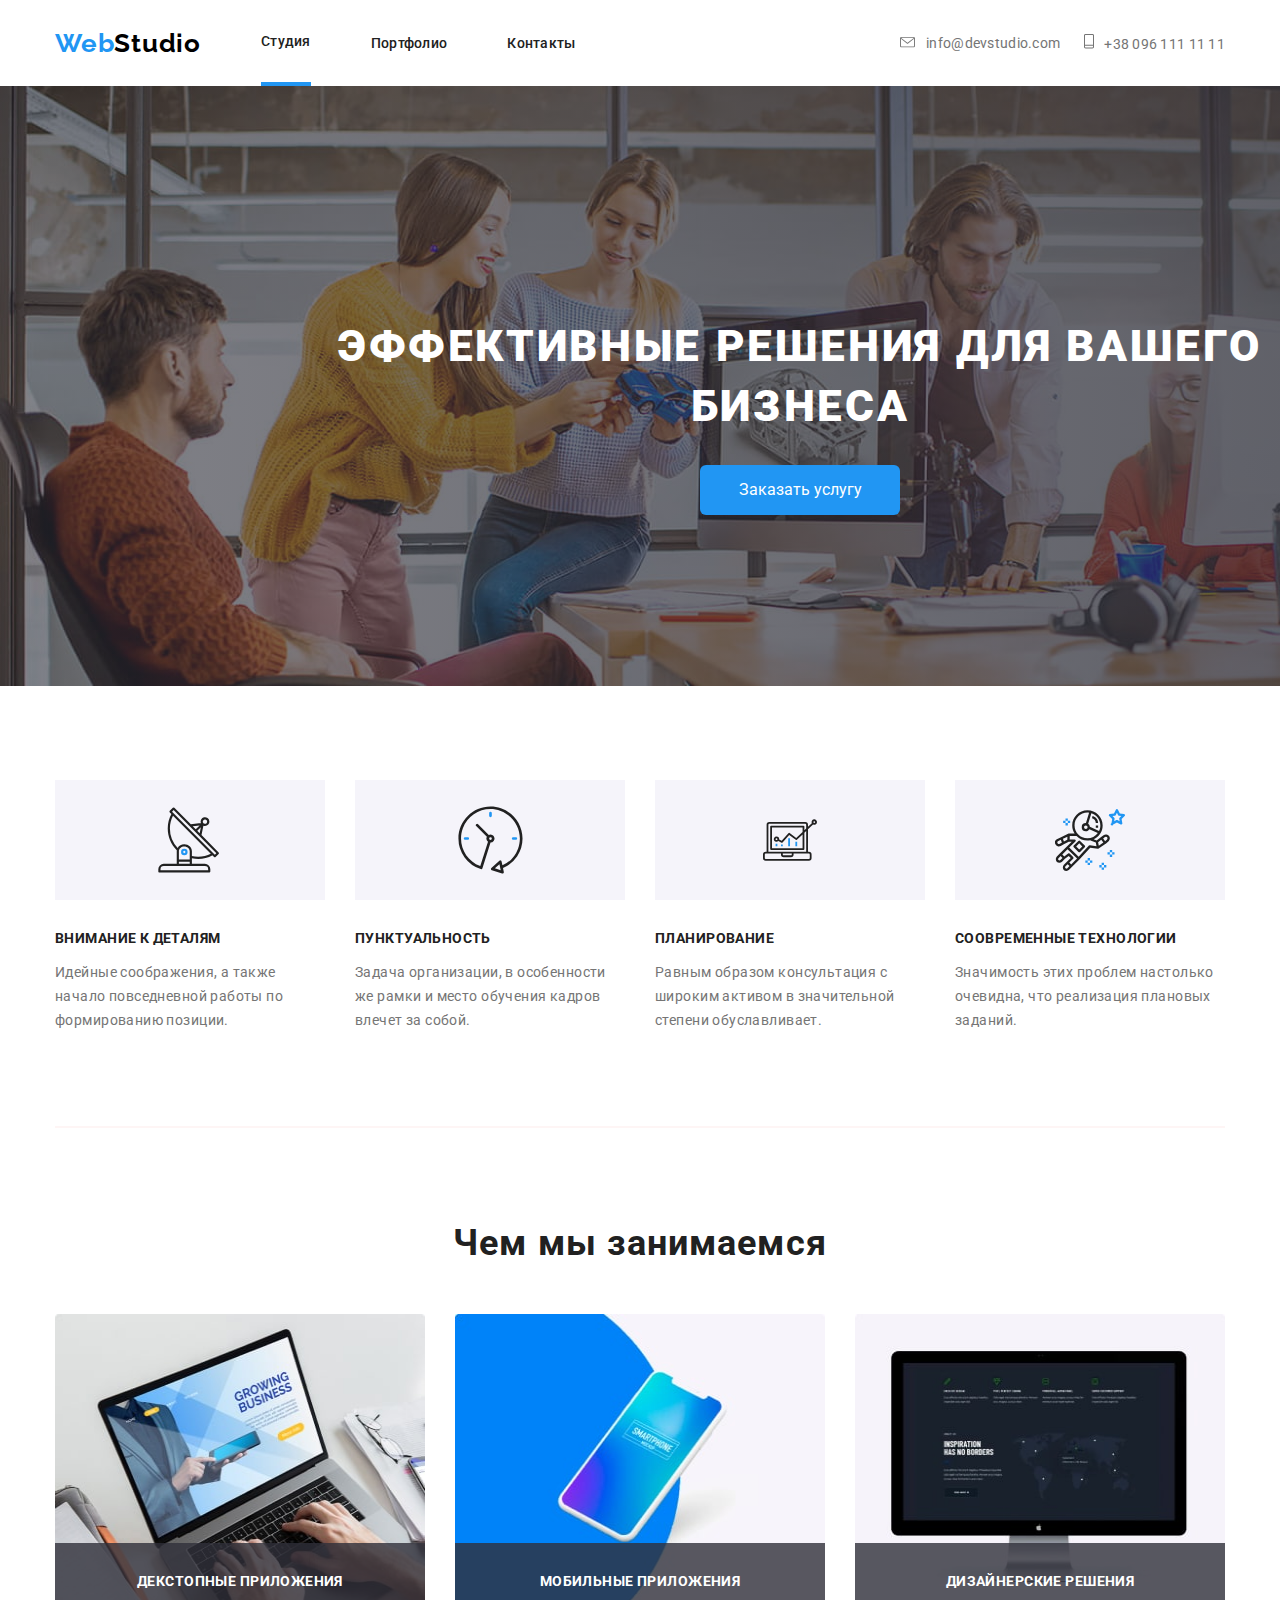
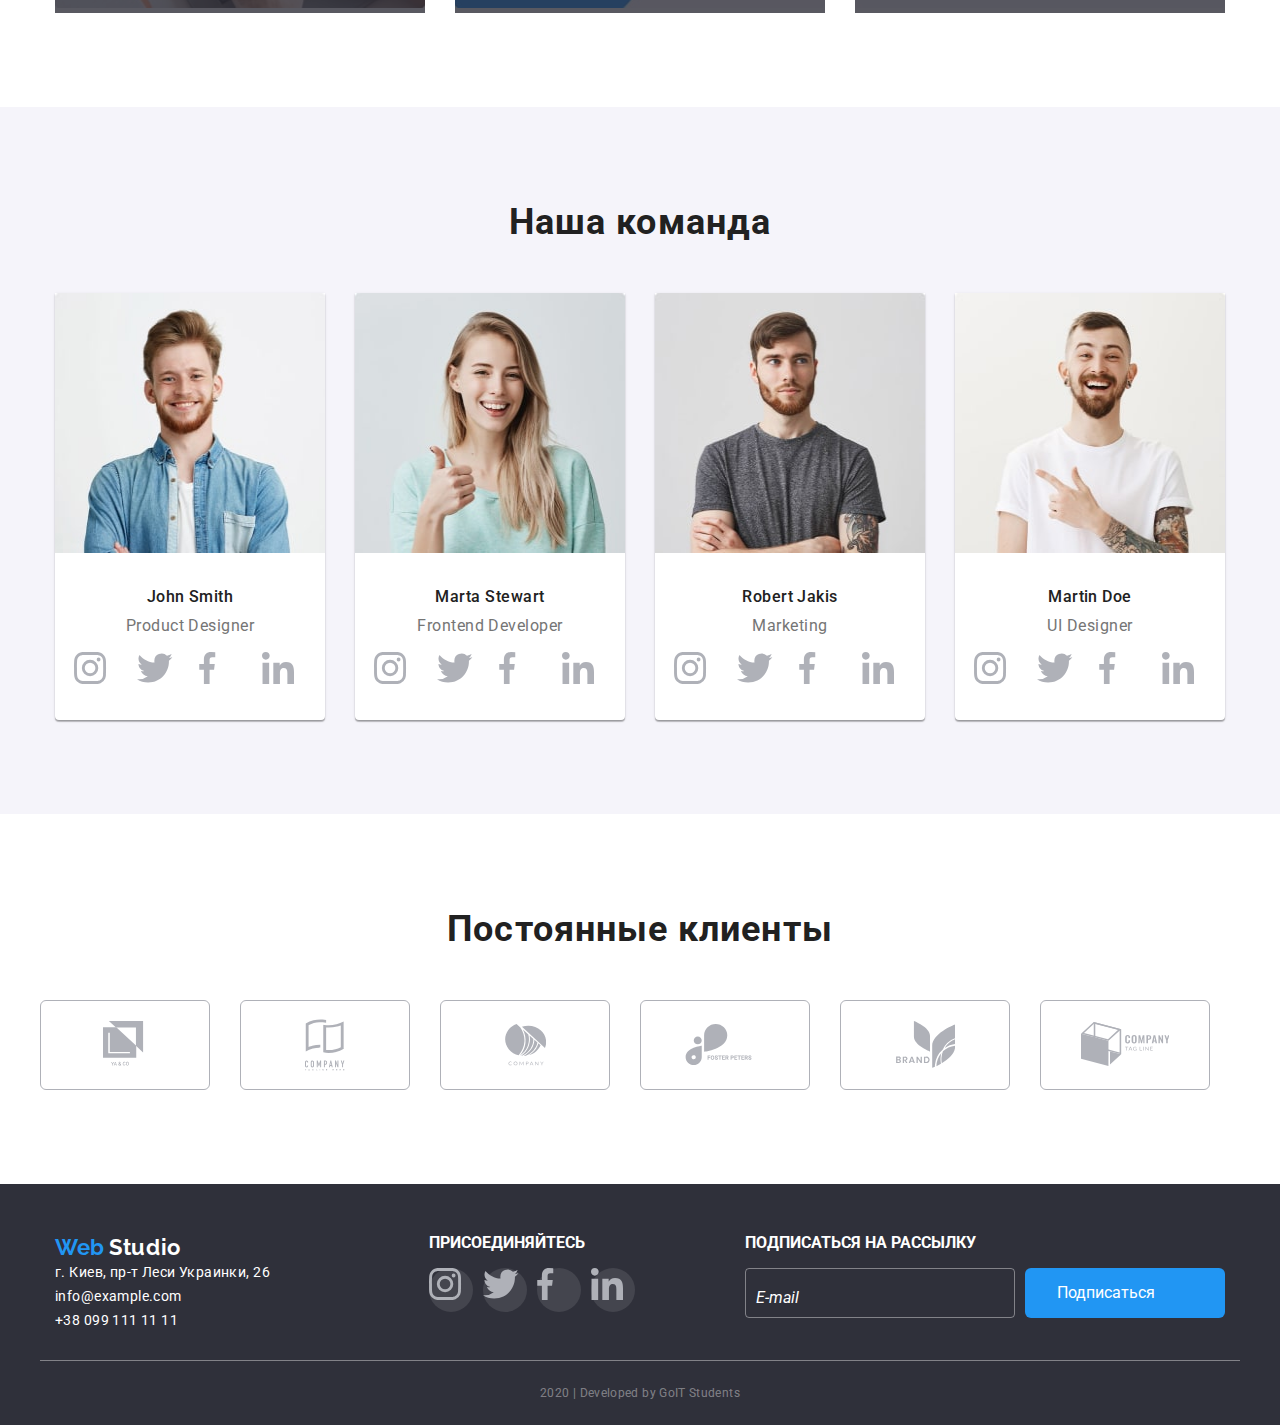
<file: index.html>
<!DOCTYPE html>
<html lang="ru">
  <head>
    <meta charset="UTF-8" />
    <meta name="viewport" content="width=device-width, initial-scale=1.0" />
    <title>Document</title>
    <link
      href="https://fonts.googleapis.com/css2?family=Roboto:ital,wght@0,700;1,400;1,500&display=swap"
      rel="stylesheet"
    />
    <link
      href="https://fonts.googleapis.com/css2?family=Raleway:wght@700&display=swap"
      rel="stylesheet"
    />
    <link rel="stylesheet" href="https://cdnjs.cloudflare.com/ajax/libs/modern-normalize/0.6.0/modern-normalize.min.css">
    <link rel="stylesheet" href="./CSS/styles.css" />
  </head>

  <body>
    <header class="header-site">
      <div class="container">
      <nav class=nav>
        <a href="index.html" class="logo-web">Web</a>
        <a href="index.html" class="logo-studio">Studio</a>
        <ul class="site-nav">
        <li class="site-nav-link current"><a href="index.html" >Студия</a></li>
          <li class="site-nav-link"><a href="./portfolio.html">Портфолио</a></li>
          <li class="site-nav-link"><a href="" class="link">Контакты</a></li>
        </ul>
      </nav>
      <ul class="adress-nav">
        <li class="item" >
          <div class="mail"><a  href="info@devstudio.com">info@devstudio.com</a></div>
        </li   >
          <li class="item">
            <div class="fone"><a  href="">+38 096 111 11 11</a></div>
        </li>
      </ul>
      </div>
          </header>
    <main>
      <!--Герой-->
      <div class="container-hero">
        <section class="hero-section">
          <h1 class="hero-haeding">эффективные решения для вашего бизнеса</h1>
          <a href="" class="button">Заказать услугу</a>
        </section>
      </div>
            <section class="advantages-section">
       <div class="container" >
          <h2 class="advantages-heading">Наши преимущества</h2>
        <ul class="advantages list">
          <li >
           <div class="advantages-element">
             <svg class="icon" width="65"
                height="70">
          <use class="fu" href="./images/sprite.svg#icon-Group-antenn" ></use>
                      </svg></div>
           <h3>ВНИМАНИЕ К ДЕТАЛЯМ</h3>
            <p>
              Идейные соображения, а также начало повседневной работы по
              формированию позиции.
            </p>
          </li>
          <li >
            <div class="advantages-element">
        <svg class="icon"  width="67"
                height="70">
  <use class="fu" href="./images/sprite.svg#icon-clock" ></use> 
</svg></div>
              <h3>ПУНКТУАЛЬНОСТЬ</h3>
            <p>
              Задача организации, в особенности же рамки и место обучения кадров
              влечет за собой.
            </p>
          </li>
          <li >
            <div class="advantages-element"><svg  class="icon" width="70"
                height="54">
              <use class="fu" href="./images/sprite.svg#icon-diagram"    ></use>
            </svg></div>
                      <h3>ПЛАНИРОВАНИЕ</h3>
            <p>
              Равным образом консультация с широким активом в значительной
              степени обуславливает.
            </p>
          </li>
          <li class="">
            <div class="advantages-element">
            
            <svg class="icon" width="70"
                height="70">
              <use class="fu" href="./images/sprite.svg#icon-astronaut"  ></use>
            </svg></div>
            <h3>СоОВРЕМЕННЫЕ ТЕХНОЛОГИИ</h3>
            <p>
              Значимость этих проблем настолько очевидна, что реализация
              плановых заданий.
            </p>
          </li>
        </ul>
      </div>
    </section>
      <section class="work-examples">
        <div class="container" >
        <h2>Чем мы занимаемся</h2>
        <ul class="exempleslist">
          <li class="element-list">
            <a href=""
              ><img
                src="./images/img1-min.jpg"
                alt="ноутбук"
                width="370"
                height="294"
              />
              <h3 class="examples-text">ДЕКСТОПНЫЕ ПРИЛОЖЕНИЯ</h3>
            </a>
          </li>
          <li class="element-list"></li>
            <a href=""><img
              src="./images/img2-min.jpg"
              alt="мобильный"
              width="370"
              height="294"/>
            
              <h3 class="examples-text">МОБИЛЬНЫЕ ПРИЛОЖЕНИЯ</h3>
            </a>
          </li>

          <li class="element-list"></li>
            <a href="">
              <img
              src="./images/img3-min.jpg"
              alt="монитор"
              width="370"
              height="294"/>
            
              <h3 class="examples-text">ДИЗАЙНЕРСКИЕ РЕШЕНИЯ</h3>
            </a>
          </li>
        </ul>
      </div>
      </section>
      <section class="team-section">
        <div class="container">
        <h2 class="team-heading">Наша команда</h2>
        <ul class="team-list">
          <li class="team-list-person">
            <img
              src="./images/foto1-min.jpg"
              alt="фото1"
              width="270"
              height="260"
            />
            <h3 class="name">John Smith</h3>
            <span class="profession"> Product Designer</span>
            <ul class="sociallink-list">
              <li class="">
                <a class="sociallink-element" href="" >
                    <svg class="social" width="20" height="20">
                      <use class="s" href="./images/sprite.svg#icon-instagram"  ></use> 
                    </svg>
                  </a>
              </li>
     <li>
                <a class="sociallink-element" href=""
                  ><svg class="social" width="20" height="16" >
                    <use href="./images/sprite.svg#icon-bird"  ></use>
                  </svg>
                </a>
              </li>
              <li>
                <a class="sociallink-element" href=""
                  ><svg class="social" width="10" height="20">
                    <use href="./images/sprite.svg#icon-fb"  ></use>
                  </svg>
                </a>
              </li>
              <li>
                <a class="sociallink-element" href=""
                  ><svg class="social" width="20" height="20">
                    <use href="./images/sprite.svg#icon-linkedin"   ></use>
                  </svg>
                </a>
              </li>
            </ul>
          </li>
          <li class="team-list-person">
            <img
              src="./images/foto2-min-1.jpg"
              alt="фото2"
              width="270"
              height="260"
            />
            <h3 class="name">Marta Stewart</h3>
            <span class="profession"> Frontend Developer</span>
            <ul class="sociallink-list">
            <li class="s">
              <a class="sociallink-element" href="">
                <svg class="social" width="20" height="20">
                  <use href="./images/sprite.svg#icon-instagram" ></use>
                </svg>
            </a>
            </li>
            <li>
              <a class="sociallink-element" href="">
                <svg class="social" width="20" height="16">
                  <use href="./images/sprite.svg#icon-bird" ></use>
                </svg>
              </a>
            </li>
            <li>
              <a class="sociallink-element" href="">
                <svg class="social" width="10" height="20">
                  <use href="./images/sprite.svg#icon-fb" ></use>
                </svg>
              </a>
            </li>
            <li>
              <a class="sociallink-element" href="">
                <svg class="social" width="20" height="20">
                  <use href="./images/sprite.svg#icon-linkedin" ></use>
                </svg>
              </a>
            </li>
            </ul>
            </li>

          <li class="team-list-person">
            <img
              src="./images/foto3-min.jpg"
              alt="фото3"
              width="270"
              height="260"
            />
            <h3 class="name">Robert Jakis</h3>
            <span class="profession">Marketing </span>
            <ul class="sociallink-list">
              <li class="s">
                <a class="sociallink-element" href="">
                  <svg class="social"  width="20" height="20">
                    <use href="./images/sprite.svg#icon-instagram"></use>
                  </svg>
              </a>
              </li>
              <li>
                <a class="sociallink-element" href="">
                  <svg class="social" width="20" height="16">
                    <use href="./images/sprite.svg#icon-bird" ></use>
                  </svg>
                </a>
              </li>
              <li>
                <a class="sociallink-element" href="">
                  <svg class="social" width="10" height="20">
                    <use href="./images/sprite.svg#icon-fb" ></use>
                  </svg>
                </a>
              </li>
              <li>
                <a class="sociallink-element" href="">
                  <svg class="social" width="20" height="20">
                    <use href="./images/sprite.svg#icon-linkedin" ></use>
                  </svg>
                </a>
              </li>
              </ul>
              </li>
          <li class="team-list-person">
            <img
              src="./images/foto4-min.jpg"
              alt="фото4"
              width="270"
              height="260"
            />
            <h3 class="name">Martin Doe</h3>
            <span class="profession"> UI Designer </span>
            <ul class="sociallink-list">
            <li class="s">
              <a class="sociallink-element" href="">
                <svg class="social" width="20" height="20">
                  <use href="./images/sprite.svg#icon-instagram" ></use>
                </svg>
            </a>
            </li>
            <li>
              <a class="sociallink-element" href="">
                <svg class="social" width="20px" height="16px">
                  <use href="./images/sprite.svg#icon-bird" ></use>
                </svg>
              </a>
            </li>
            <li>
              <a class="sociallink-element" href="">
                <svg class="social" width="10px" height="20px">
                  <use href="./images/sprite.svg#icon-fb" ></use>
                </svg>
              </a>
            </li>
            <li>
              <a class="sociallink-element" href="">
                <svg class="social" width="20px" height="20px">
                  <use href="./images/sprite.svg#icon-linkedin" ></use>
                </svg>
              </a>
            </li>
            </ul>
           </li>
        </ul>
        <div>
      </section>
      <section  class="client-section">
        <div class="container">
        <h2>Постоянные клиенты</h2>
        <ul class="client">
          <li class="element-client">
            <a class="klient-link" href=""
              ><svg class="icon"  width="44px" height="49px">
                <use href="./images/sprite.svg#icon-logo1"></use>
              </svg></a>
          </li>
          <li  class="element-client">
            <a class="klient-link" href=""
              ><svg class="icon"  width="40px" height="52px">
                <use href="./images/sprite.svg#icon-logo2" ></use>
              </svg></a>
          </li>
          <li class="element-client">
            <a class="klient-link" href=""
              ><svg class="icon"  width="41px" height="42px">
                <use href="./images/sprite.svg#icon-logo3" ></use>
              </svg></a>
          </li>
          <li class="element-client">
            <a class="klient-link" href=""
              ><svg class="icon"  width="80px" height="42px">
                <use href="./images/sprite.svg#icon-logo-4" ></use>
              </svg>
            </a>
          </li>
          <li class="element-client">
            <a class="klient-link" href=""
              ><svg class="icon"  width="59px" height="47px">
                <use href="./images/sprite.svg#icon-logo-5" ></use>
              </svg>
            </a>
          </li>
          <li class="element-client">
            <a class="klient-link" href=""
              ><svg class="icon"  width="88px" height="45px">
                <use href="./images/sprite.svg#icon-logo6" ></use>
              </svg>
            </a>
          </li>
        </ul>
        </div>
      </section>
    </main>
    <footer class="footer" >
      <div class="container">
        <div class="adress-container">
        <a href="index.html" class="logo-web"> <span>Web</span></a>
        <a href="index.html" class="logo-studio">
          <span>Studio</span>
        </a>
        <span class="contacts">
          г. Киев, пр-т Леси Украинки, 26
          <br class="email" />
          info@example.com <br class="telefone" />
          +38 099 111 11 11
        </span>
      </div>
      <div class="sociallink-container">
        <b>ПРИСОЕДИНЯЙТЕСЬ</b>
        <ul class="sociallink-end">
          <li class="sociallink-end-element">
            <a  class="link-end"  href="">
              <svg class="social" width="20" height="20">
                <use href="./images/sprite.svg#icon-instagram" ></use>
              </svg>
              </a>
          </li>
          <li class="sociallink-end-element">
            <a class="link-end" href=""
              ><svg class="social" width="20" height="16">
                <use href="./images/sprite.svg#icon-bird" ></use>
              </svg>
            </a>
          </li>
          <li class="sociallink-end-element">
            <a class="link-end" href=""
              ><svg class="social" width="10" height="20">
                <use href="./images/sprite.svg#icon-fb" ></use>
              </svg></a>
          </li>
          <li class="sociallink-end-element">
            <a class="link-end" href=""
              ><svg class="social" width="20" height="20">
                <use href="./images/sprite.svg#icon-linkedin"></use>
              </svg>
            </a>
          </li>
        </ul>
      </div>
      <div class="mailing-container">
        <b>ПОДПИСАТЬСЯ НА РАССЫЛКУ</b>
        <address class="email">E-mail</address>
        </div>
        <a class="button" href="">Подписаться</a>
          </div>
       <p class="end">2020 | Developed by GoIT Students</p>
           
    </footer>
  </body>
</html>
</file>
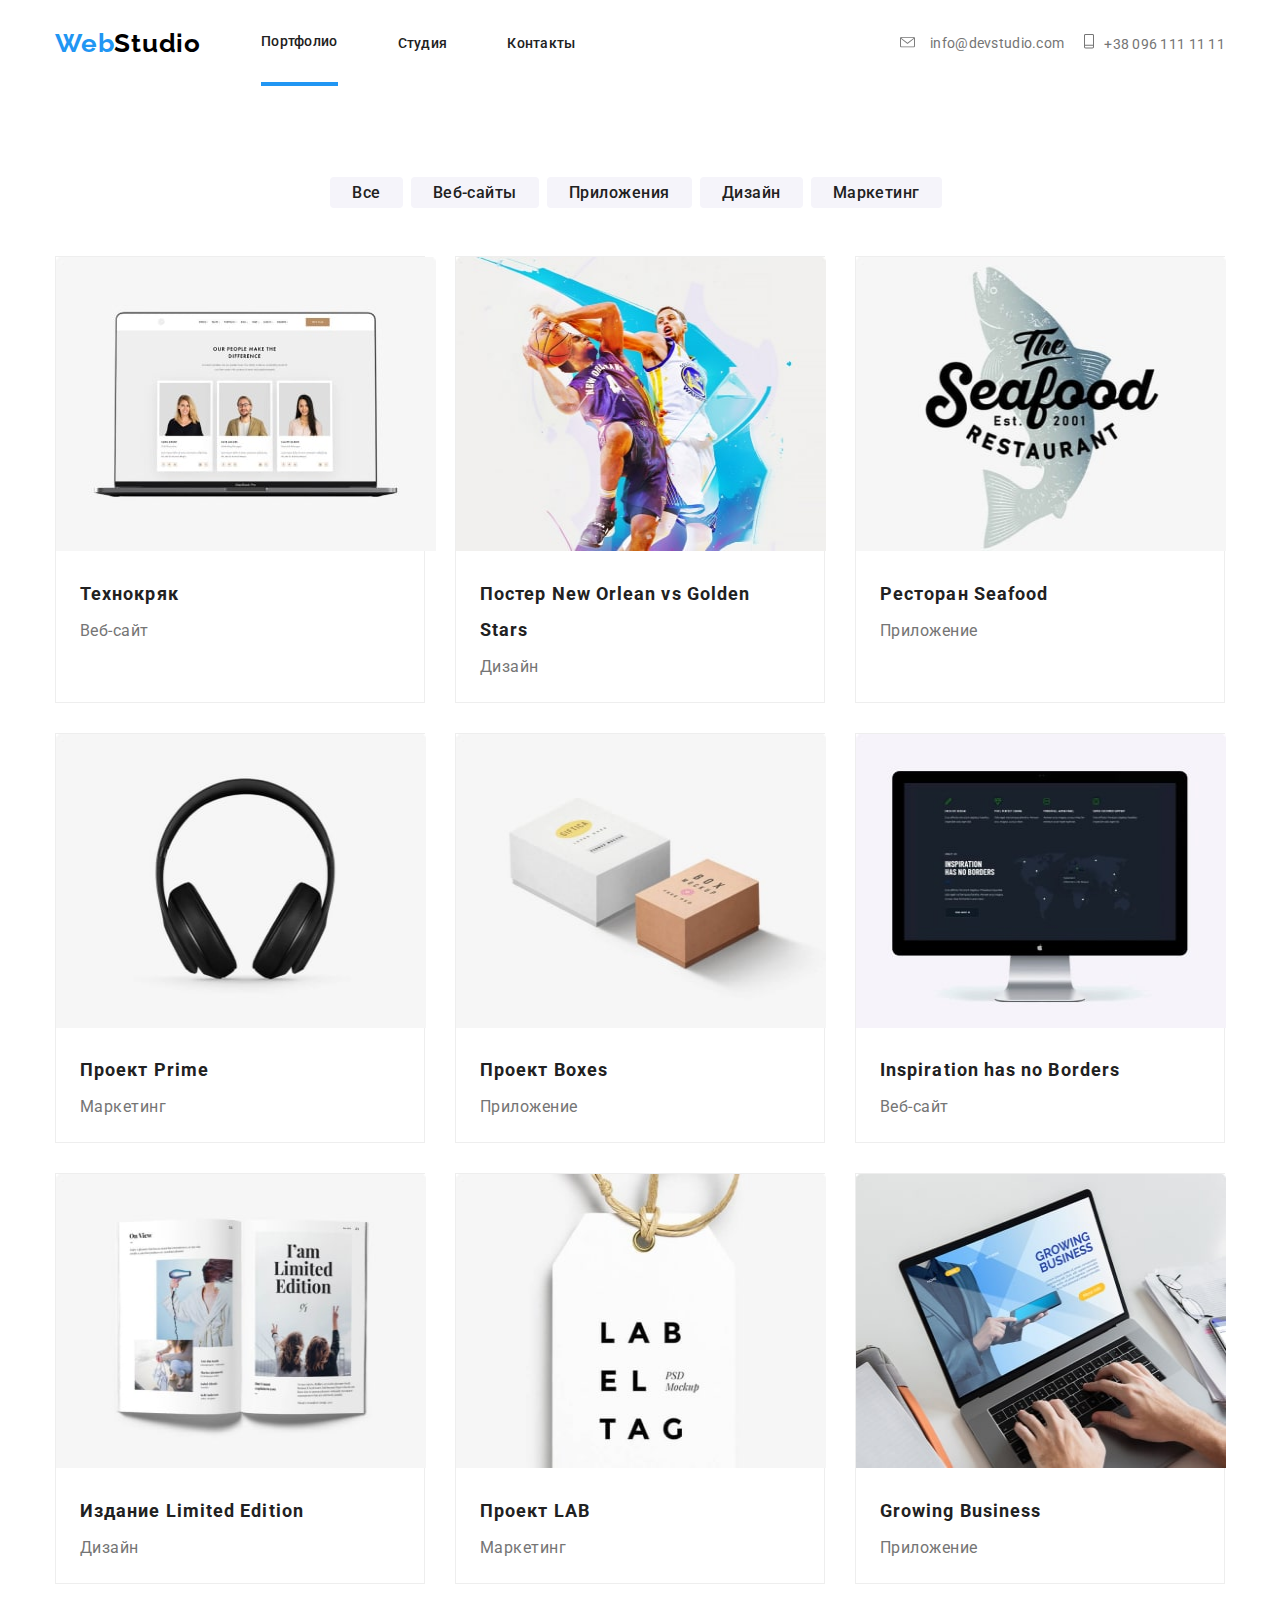
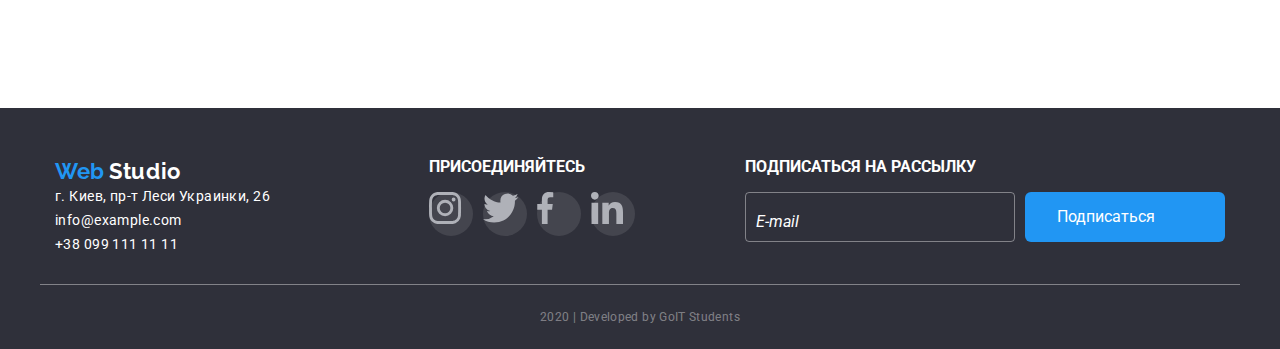
<file: portfolio.html>
<!DOCTYPE html>
<html lang="ru">
  <head>
    <meta charset="UTF-8" />
    <meta name="viewport" content="width=device-width, initial-scale=1.0" />
    <title>Document</title>
    <link
      href="https://fonts.googleapis.com/css2?family=Roboto:ital,wght@0,700;1,400;1,500&display=swap"
      rel="stylesheet"
    />
    <link
      href="https://fonts.googleapis.com/css2?family=Raleway:wght@700&display=swap"
      rel="stylesheet"
    />
    <link
      rel="stylesheet"
      href="https://cdnjs.cloudflare.com/ajax/libs/modern-normalize/0.6.0/modern-normalize.min.css"
    />
    <link rel="stylesheet" href="./CSS/styles.css" />
  </head>

  <body>
    <header class="header-site">
      <div class="container">
        <nav class="nav">
          <a href="index.html" class="logo-web">Web</a>
          <a href="index.html" class="logo-studio">Studio</a>
          <ul class="site-nav">
            <li class="site-nav-link current">
              <a href="./portfolio.html">Портфолио</a>
            </li>
            <li class="site-nav-link"><a href="index.html">Студия</a></li>
            <li class="site-nav-link"><a href="">Контакты</a></li>
          </ul>
        </nav>
        <ul class="adress-nav">
          <li class="item">
            <div class="mail">
              <a href="info@devstudio.com">info@devstudio.com</a>
            </div>
          </li>
          <li class="item">
            <div class="fone"><a href="">+38 096 111 11 11</a></div>
          </li>
        </ul>
      </div>
    </header>
    <main>
      <section>
        <div class="container">
          <ul class="button-list">
            <li><a class="button-portfolio" href="">Все</a></li>
            <li><a class="button-portfolio" href="">Веб-сайты</a></li>
            <li><a class="button-portfolio" href="">Приложения</a></li>
            <li><a class="button-portfolio" href="">Дизайн</a></li>
            <li><a class="button-portfolio" href="">Маркетинг</a></li>
          </ul>
        </div>
        <div class="container">
          <ul class="tehnokrak">
            <li class="tehnokrak-element">
              <a href=""
                ><img
                  src="./images/img12-min.jpg"
                  alt="ноут с фото"
                  width="380"
                  height="294"
                />
                <h1 class="proekt-name">Технокряк</h1>
                <p class="tehnokrak-produkt">Веб-сайт</p>
                <p class="tehnokrak-text">
                  Технокряк это современная площадка распространения
                  коронавируса. Компании используют эту платформу для цифрового
                  шпионажа и атак на защищённые сервера конкурентов.
                </p>
              </a>
            </li>
            <li class="tehnokrak-element">
              <a href=""
                ><img
                  src="./images/img4-min.jpg"
                  alt="два баскетболиста"
                  width="370"
                  height="294"
                />
                <h1 class="proekt-name">Постер New Orlean vs Golden Stars</h1>
                <p class="tehnokrak-produkt">Дизайн</p>
                <p class="tehnokrak-text">
                  Технокряк это современная площадка распространения
                  коронавируса. Компании используют эту платформу для цифрового
                  шпионажа и атак на защищённые сервера конкурентов.
                </p>
              </a>
            </li>

            <li class="tehnokrak-element">
              <a href=""
                ><img
                  src="./images/img5-min.jpg"
                  alt="рыба с надписью"
                  width="370"
                  height="294"
                />
                <h1 class="proekt-name">Ресторан Seafood</h1>
                <p class="tehnokrak-produkt">Приложение</p>
                <p class="tehnokrak-text">
                  Технокряк это современная площадка распространения
                  коронавируса. Компании используют эту платформу для цифрового
                  шпионажа и атак на защищённые сервера конкурентов.
                </p>
              </a>
            </li>
            <li class="tehnokrak-element">
              <a href=""
                ><img
                  src="./images/img6-min.jpg"
                  alt="наушники"
                  width="370"
                  height="294"
                />
                <h1 class="proekt-name">Проект Prime</h1>
                <p class="tehnokrak-produkt">Маркетинг</p>
                <p class="tehnokrak-text">
                  Технокряк это современная площадка распространения
                  коронавируса. Компании используют эту платформу для цифрового
                  шпионажа и атак на защищённые сервера конкурентов.
                </p>
              </a>
            </li>
            <li class="tehnokrak-element">
              <a href=""
                ><img
                  src="./images/img7-min.jpg"
                  alt="две коробки"
                  width="370"
                  height="294"
                />
                <h1 class="proekt-name">Проект Boxes</h1>
                <p class="tehnokrak-produkt">Приложение</p>
                <p class="tehnokrak-text">
                  Технокряк это современная площадка распространения
                  коронавируса. Компании используют эту платформу для цифрового
                  шпионажа и атак на защищённые сервера конкурентов.
                </p>
              </a>
            </li>
            <li class="tehnokrak-element">
              <a href=""
                ><img
                  src="./images/img8-min.jpg"
                  alt="монитор"
                  width="370"
                  height="294"
                />
                <h1 class="proekt-name">Inspiration has no Borders</h1>
                <p class="tehnokrak-produkt">Веб-сайт</p>
                <p class="tehnokrak-text">
                  Технокряк это современная площадка распространения
                  коронавируса. Компании используют эту платформу для цифрового
                  шпионажа и атак на защищённые сервера конкурентов.
                </p>
              </a>
            </li>
            <li class="tehnokrak-element">
              <a href=""
                ><img
                  src="./images/img9-min.jpg"
                  alt="книга"
                  width="370"
                  height="294"
                />
                <h1 class="proekt-name">Издание Limited Edition</h1>
                <p class="tehnokrak-produkt">Дизайн</p>
                <p class="tehnokrak-text">
                  Технокряк это современная площадка распространения
                  коронавируса. Компании используют эту платформу для цифрового
                  шпионажа и атак на защищённые сервера конкурентов.
                </p>
              </a>
            </li>
            <li class="tehnokrak-element">
              <a href="" class="tehnokrak-image"
                ><img
                  src="./images/img10-min.jpg"
                  alt="бирка"
                  width="370"
                  height="294"
                />
              </a>
              <a href=""
                ><h1 class="proekt-name">Проект LAB</h1>
                <p class="tehnokrak-produkt">Маркетинг</p>
                <p class="tehnokrak-text">
                  Технокряк это современная площадка распространения
                  коронавируса. Компании используют эту платформу для цифрового
                  шпионажа и атак на защищённые сервера конкурентов.
                </p>
              </a>
            </li>
            <li class="tehnokrak-element">
              <a href=""
                ><img
                  src="./images/img11-min.jpg"
                  alt="ноутбук"
                  width="370"
                  height="294"
                />
                <h1 class="proekt-name">Growing Business</h1>
                <p class="tehnokrak-produkt">Приложение</p>
                <p class="tehnokrak-text">
                  Технокряк это современная площадка распространения
                  коронавируса. Компании используют эту платформу для цифрового
                  шпионажа и атак на защищённые сервера конкурентов.
                </p>
              </a>
            </li>
          </ul>
        </div>
      </section>
    </main>
    <footer class="footer">
      <div class="container">
        <div class="adress-container">
          <a href="index.html" class="logo-web"> <span>Web</span></a>
          <a href="index.html" class="logo-studio">
            <span>Studio</span>
          </a>
          <span class="contacts">
            г. Киев, пр-т Леси Украинки, 26
            <br class="email" />
            info@example.com <br class="telefone" />
            +38 099 111 11 11
          </span>
        </div>
        <div class="sociallink-container">
          <b>ПРИСОЕДИНЯЙТЕСЬ</b>
          <ul class="sociallink-end">
            <li class="sociallink-end-element">
              <a class="link-end" href="">
                <svg class="social" width="20" height="20">
                  <use href="./images/sprite.svg#icon-instagram"></use>
                </svg>
              </a>
            </li>
            <li class="sociallink-end-element">
              <a class="link-end" href=""
                ><svg class="social" width="20" height="16">
                  <use href="./images/sprite.svg#icon-bird"></use>
                </svg>
              </a>
            </li>
            <li class="sociallink-end-element">
              <a class="link-end" href=""
                ><svg class="social" width="10" height="20">
                  <use href="./images/sprite.svg#icon-fb"></use>
                </svg>
              </a>
            </li>
            <li class="sociallink-end-element">
              <a class="link-end" href=""
                ><svg class="social" width="20" height="20">
                  <use href="./images/sprite.svg#icon-linkedin"></use>
                </svg>
              </a>
            </li>
          </ul>
        </div>
        <div class="mailing-container">
          <b>ПОДПИСАТЬСЯ НА РАССЫЛКУ</b>
          <address class="email">E-mail</address>
        </div>
        <a class="button" href="">Подписаться</a>
      </div>
      <p class="end">2020 | Developed by GoIT Students</p>
    </footer>
  </body>
</html>
</file>
<file: CSS/styles.css>
/*основные цвета
 #333333-цвет картинок соцсетей, емблем клиентов
/* #FFFFFF-основной цвет фона, акцентный цвет шрифта
/* #2196F3- голубой акцент
/* #212121 - основной цвет шрифта
/* #757575 - серый цвет шрифта
/* #EEEEEE цвет тени
/* #000000 -половина логотипа студио
/* #F5F4FA-цвет фона секции наша команда, фон картинок преимущества
/* #2F303A-цвет фона футера*/
html {
  box-sizing: border-box;
}

*,
*::before,
*::after {
  box-sizing: inherit;
}
body {
  color: #212121;
  font-family: Roboto;
  background-color: #ffffff;
}
a {
  text-decoration: none;
}
ul {
  list-style: none;
  padding: 0px;
  margin: 0px;
}

.logo-web {
  font-family: Raleway;
  font-style: normal;
  font-weight: bold;
  font-size: 26px;
  line-height: 31px;
  /* identical to box height */
  letter-spacing: 0.03em;
  color: #2196f3;

  margin-right: 0;
}

.logo-studio {
  font-family: Raleway;
  font-style: normal;
  font-weight: bold;
  font-size: 26px;
  line-height: 31px;
  /* identical to box height */
  letter-spacing: 0.03em;
  color: #000000;

  margin-left: 0px;
  margin-right: auto;
}
.header-site .container {
  display: flex;
  align-items: center;
}

.site-nav a {
  font-family: Roboto;
  font-style: normal;
  font-weight: 500;
  font-size: 14px;
  line-height: 16px;
  letter-spacing: 0.02em;
  color: #212121;
}
.nav,
.site-nav {
  display: flex;
  align-items: center;
}

.site-nav-link {
  margin-left: 60px;
  margin-top: 32px;
  padding-bottom: 32px;
}
.site-nav :hover,
.site-nav:focus {
  color: #2196f3;
}
.current {
  border-bottom: 4px solid#2196f3;
}

.adress-nav {
  display: flex;

  margin-left: auto;
}
.mail {
  margin-right: 20px;
}
.fone::before {
  display: inline-block;
  content: '';
  background-image: url(../images/fone.svg);
  fill: #757575;
  min-width: 10px;
  height: 15px;
  background-size: contain;
  background-repeat: no-repeat;
  margin-right: -20px;
  align-items: center;
}

.fone:hover::before {
  fill: #2196f3;
}
.mail::before {
  display: inline-block;
  content: '';
  background-image: url(../images/letter.svg);
  min-width: 16px;
  height: 11px;

  background-size: contain;
  background-repeat: no-repeat;
  margin-right: -20px;

  align-items: center;
}
.adress-nav a {
  font-size: 14px;
  line-height: 16px;
  letter-spacing: 0.02em;
  color: #757575;
  margin-left: 30px;
}
.adress-nav :hover,
.adress-nav:focus {
  color: #2196f3;
}

.container {
  width: 1200px;

  margin-right: auto;
  margin-left: auto;

  padding-left: 15px;
  padding-right: 15px;
}

.hero-haeding {
  font-family: Roboto;
  font-style: normal;
  font-weight: 900;
  font-size: 44px;
  line-height: 60px;
  /* or 136% */

  letter-spacing: 0.06em;
  text-transform: uppercase;

  color: #ffffff;

  /* background-color: url(/images/Header\ img-min.jpg),
   rgba(47, 48, 58, 0.8);
    background-position: center;
  
  margin-top: 0px;
  margin-bottom: 50px;
  margin-left: auto;
  margin-right: auto;
  width: 646px;
   text-align: center; */
}
.container-hero {
  width: 1600px;
  height: 600px;
  background-size: 1600px 600px;
  background-image: linear-gradient(
      to right,
      rgba(47, 48, 58, 0.6),
      rgba(47, 48, 58, 0.8)
    ),
    url(../images/Header.jpg);
  background-repeat: no-repeat;
  margin-right: auto;
  margin-left: auto;
}
.hero-section {
  text-align: center;
  padding-top: 200px;
  padding-bottom: 200px;
  padding-left: 250px;
  padding-right: 250px;

  /* background-size: 1600px 600px;
background-image:url(/CSS/Header\ img.jpg);
background-repeat: no-repeat; */
}
.button {
  display: inline-block;
  background-color: #2196f3;
  color: #ffffff;
  padding: 10px 32px;
  min-width: 200px;
  height: 50px;
  border-radius: 6px;

  font-size: 16px;
  line-height: 30px;
}
/* Преимущества */
.advantages-heading {
  margin-top: 0px;
  margin-bottom: 0px;
  display: none;
}
.advantages {
  display: flex;
  margin: 0px;
  padding-bottom: 94px;
  border-bottom: 2px solid rgba(252, 229, 229, 0.4);
}
.advantages-section {
  padding-top: 94px;
}
.advantages-element {
  display: flex;
  width: 270px;
  height: 120px;
  margin-right: 30px;
  align-items: center;
  justify-content: center;
  background-color: #f5f4fa;
}
.icon {
  display: block;
}

.advantages h3 {
  font-style: normal;
  font-weight: bold;
  font-size: 14px;
  line-height: 16px;
  letter-spacing: 0.03em;
  text-transform: uppercase;
  margin-top: 30px;
  margin-bottom: 10px;
}
.advantages p {
  font-style: normal;
  font-weight: normal;
  font-size: 14px;
  line-height: 24px;
  /* or 171% */

  margin-bottom: 0px;
  margin-right: 30px;

  letter-spacing: 0.03em;

  color: #757575;
}
.advantages-element:last-child {
  margin-right: 0px;
}
.exempleslist {
  position: relative;
  padding: 0;
  margin: 0px;
  display: flex;
}
.element-list {
  padding: 0px;
  margin-right: 0px;
  width: calc((100% - 60px) / 3);
}
.work-examples {
  margin-top: 0px;
  padding-bottom: 94px;
  padding-top: 94px;
}
h2 {
  font-weight: bold;
  font-size: 36px;
  line-height: 42px;
  letter-spacing: 0.03em;
  text-align: center;
  margin-bottom: 50px;
  margin-top: 0px;
}

.examples-text {
  position: absolute;
  bottom: 0px;
  font-style: normal;
  font-weight: bold;
  font-size: 14px;
  line-height: 16px;
  text-align: center;
  letter-spacing: 0.03em;
  text-transform: uppercase;
  color: #ffffff;
  background: rgba(47, 48, 58, 0.8);
  width: 370px;
  height: 70px;
  margin: 0px;
  padding: 30px;
}
.team-section {
  background-color: #f5f4fa;

  padding-top: 94px;
  padding-bottom: 94px;
}
.team-heading {
  font-weight: bold;
  font-size: 36px;
  line-height: 42px;

  letter-spacing: 0.03em;
}
.team-list {
  display: flex;
  text-align: center;
}
.team-list-person {
  margin-right: 30px;
  background: #ffffff;
  box-shadow: 0px 2px 1px rgba(0, 0, 0, 0.2), 0px 1px 1px rgba(0, 0, 0, 0.14),
    0px 1px 3px rgba(0, 0, 0, 0.12);
  border-radius: 4px;
  border-top-left-radius: inherit;
  border-top-right-radius: inherit;
}
.team-list-person:last-child {
  margin-right: 0px;
}
.name {
  font-weight: 500;
  font-size: 16px;
  line-height: 19px;
  /* identical to box height */

  letter-spacing: 0.03em;
  margin-top: 30px;
  margin-bottom: 10px;
}
.profession {
  font-weight: normal;
  font-size: 16px;
  line-height: 19px;
  /* identical to box height */
  letter-spacing: 0.03em;
  color: #757575;

  margin-bottom: 16px;
}
/* .s {
  display: block;
  width: 44px;
  height: 44px;
  padding: 10px;
} */
.sociallink-list {
  display: flex;
  align-items: center;
  padding-bottom: 24px;
  justify-content: space-evenly;
  padding-top: 16px;
}
.sociallink-element {
  display: flex;
  align-items: center;
  justify-content: center;
  width: 44px;
  height: 44px;
}
.s {
  display: flex;
  align-items: center;
  justify-content: center;
}
.social {
  fill: #afb1b8;
  display: block;
  width: 44px;
  height: 44px;
  align-items: center;
  justify-content: center;
}
.sociallink-element:hover .social,
.sociallink-element:focus .social {
  fill: #ffffff;
  background-color: #2196f3;
  border-radius: 50%;
}
.klient-link {
  fill: #afb1b8;
  border: 1px solid #afb1b8;
}
.client {
  display: flex;
  justify-content: center;
  height: 90px;
}
.klient-link:hover,
.klient-link:focus {
  border: 1px solid #2196f3;
  fill: #2196f3;
}
.element-client a {
  display: flex;
  width: 170px;
  height: 90px;
  border-radius: 6px;
  align-items: center;
  justify-content: center;

  box-sizing: border-box;
  margin-right: 30px;
}

.element-client:last-child {
  margin-right: 0px;
}
.client-section {
  padding-bottom: 94px;
  padding-top: 94px;
}
.footer {
  background: #2f303a;
  color: #ffffff;
}
.footer .container {
  display: flex;
  padding-top: 50px;
  padding-bottom: 28px;
  border-bottom: 1px solid rgba(255, 255, 255, 0.4);
}

.adress-container {
  margin-right: 140px;
}
.sociallink-container {
  margin-right: 100px;
}

.footer .logo-studio {
  font-family: Raleway;
  font-style: normal;
  font-weight: bold;
  font-size: 22px;
  line-height: 26px;
  /* identical to box height */

  letter-spacing: 0.03em;

  color: #ffffff;
}
.footer .logo-web {
  font-family: Raleway;
  font-style: normal;
  font-weight: bold;
  font-size: 22px;
  line-height: 26px;
  /* identical to box height */

  letter-spacing: 0.03em;
}

.contacts {
  display: inline-block;
  font-style: normal;
  font-weight: normal;
  font-size: 14px;
  line-height: 24px;
  /* or 171% */
  letter-spacing: 0.03em;
  color: #ffffff;
}
.contacts br {
  font-style: normal;
  font-weight: normal;
  font-size: 14px;
  line-height: 24px;
  /* or 171% */
  letter-spacing: 0.03em;
  color: rgba(255, 255, 255, 0.6);
}
.sociallink-end {
  display: flex;
  color: rgba(255, 255, 255, 0.1);
  margin-top: 16px;
}
.sociallink-end-element {
  margin-right: 10px;
  display: flex;
  justify-content: center;
  align-items: center;
}
.link-end {
  width: 44px;
  height: 44px;
  display: flex;
  background-color: rgba(255, 255, 255, 0.1);
  border-radius: 50%;
}
.link-end:hover {
  background-color: #2196f3;
}
.link-end:hover .social {
  fill: #ffffff;
}
.end {
  font-size: 12px;
  line-height: 24px;
  /* or 200% */

  text-align: center;
  letter-spacing: 0.03em;

  color: rgba(255, 255, 255, 0.4);
  padding-top: 20px;
  padding-bottom: 20px;
  margin: 0px;
}
.email {
  width: 270px;
  height: 50px;
  border-radius: 4px;
  border: 1px solid rgba(255, 255, 255, 0.4);
  margin-right: 10px;
  padding-left: 10px;
  padding-top: 20px;
  padding-bottom: 20px;
  margin-top: 16px;
}
.footer .button {
  margin-top: 34px;
}

/* портфолио */
.button-list a {
  font-weight: 500;
  font-size: 16px;
  line-height: 26px;
  /* identical to box height, or 162% */
  letter-spacing: 0.03em;
  color: #212121;
  background: #f5f4fa;

  height: 38px;
  padding: 6px 22px;
  margin-right: 8px;
}
.button-list {
  display: flex;
  margin-top: 94px;
  padding-bottom: 16px;
  margin-bottom: 34px;
  justify-content: center;
  margin-left: auto;
  margin-right: auto;
}
.button-portfolio {
  padding: 6px 22px;
  border-radius: 4px;
}

.button-portfolio:hover,
.button-portfolio:focus {
  font-weight: 500;
  font-size: 16px;
  line-height: 26px;
  color: #ffffff;
  background: #2196f3;
}
.tehnokrak {
  display: flex;

  flex-wrap: wrap;
  padding-bottom: 94px;
}
.tehnokrak-element {
  margin-right: 30px;
  margin-bottom: 30px;

  width: calc((100% - 60px) / 3);
  border: 1px solid #eeeeee;
}
.tehnokrak-element:nth-child(3n) {
  margin-right: 0;
}
.tehnokrak-element:hover .tehnokrak-text {
  display: block;
  /* background: url(portfolio1.jpg); */
  font-size: 18px;
  line-height: 28px;
  /* or 156% */
  letter-spacing: 0.03em;
  color: #ffffff;
  background-color: #2196f3;
  border-radius: 5px 5px 0px 0px;
  width: 370px;
  height: 294px;
  padding: 63px 24px;
  box-shadow: 1px 4px 6px rgba(0, 0, 0, 0.16), 0px 4px 4px rgba(0, 0, 0, 0.06),
    0px 1px 1px rgba(0, 0, 0, 0.12);
}
.tehnokrak h1 {
  font-weight: bold;
  font-size: 18px;
  line-height: 36px;
  /* identical to box height, or 200% */
  letter-spacing: 0.06em;
  color: #212121;
}
.proekt-name {
  margin-top: 20px;
  margin-bottom: 0;
  margin-bottom: 4px;
  margin-left: 24px;
  margin-right: 24px;
}
.tehnokrak-produkt {
  font-weight: normal;
  font-size: 16px;
  line-height: 30px;
  /* identical to box height, or 187% */
  letter-spacing: 0.03em;
  color: #757575;

  margin-bottom: 20px;
  margin-top: 0px;
  margin-left: 24px;
  margin-right: 24px;
}

.tehnokrak-text {
  display: block;
  background: url(portfolio1.jpg);
  font-size: 18px;
  line-height: 28px;
  /* or 156% */
  letter-spacing: 0.03em;
  color: #ffffff;
  background-color: #2196f3;
  border-radius: 5px 5px 0px 0px;
  width: 370px;
  height: 294px;
  padding: 63px 24px;
}
.tehnokrak-text {
  display: none;
}

.link-sub {
  color: #ffffff;
}
</file>
